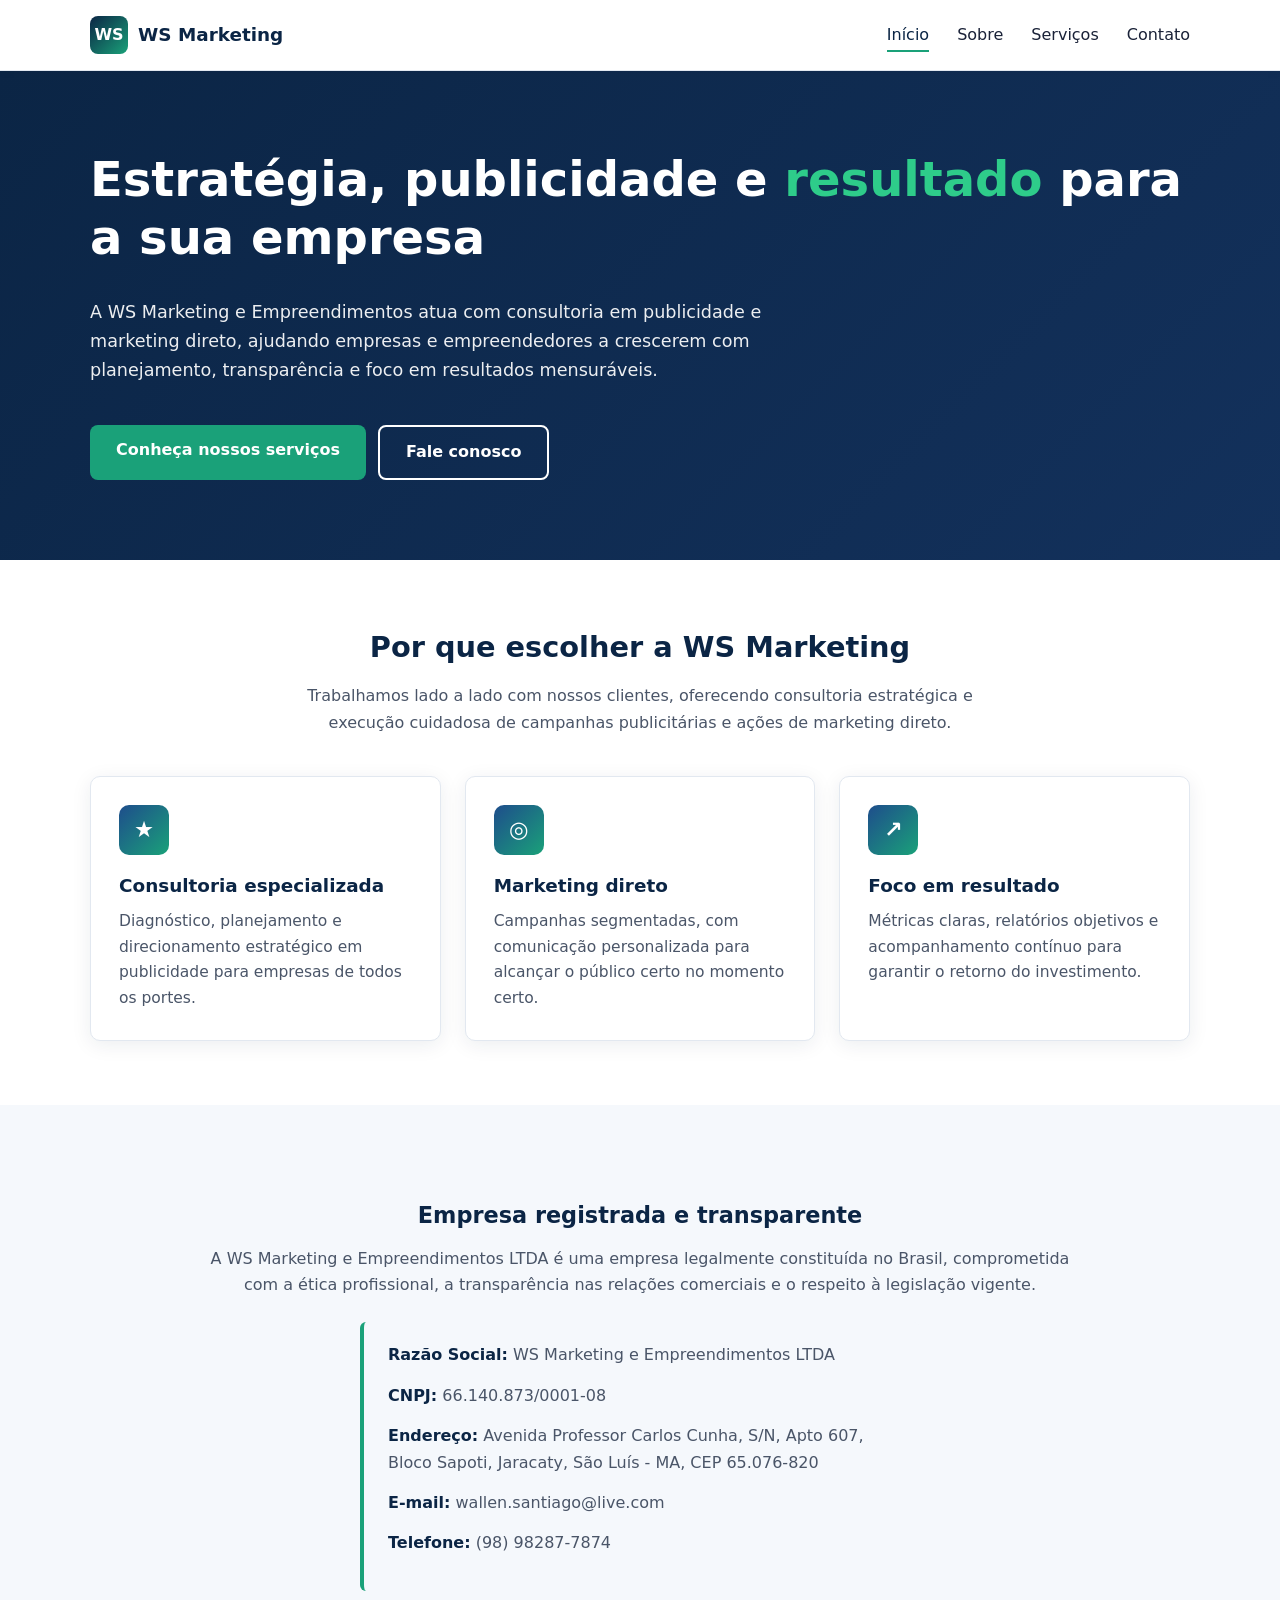
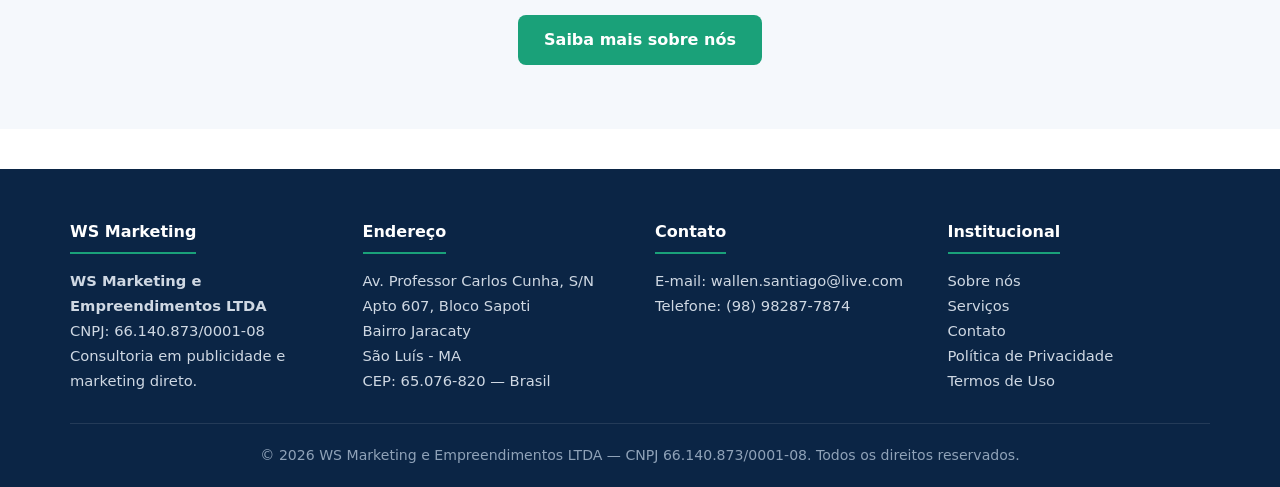
<file: index.html>
<!DOCTYPE html>
<html lang="pt-BR">
<head>
<meta charset="UTF-8" />
<meta name="viewport" content="width=device-width, initial-scale=1" />
<title>WS Marketing e Empreendimentos | Consultoria em Publicidade e Marketing Direto</title>
<meta name="description" content="WS Marketing e Empreendimentos LTDA — Consultoria em publicidade e marketing direto. Soluções estratégicas para o crescimento da sua empresa em São Luís - MA." />
<meta name="author" content="WS Marketing e Empreendimentos LTDA" />
<link rel="stylesheet" href="assets/style.css" />
</head>
<body>

<header class="site-header">
  <div class="header-inner">
    <a href="index.html" class="logo">
      <span class="logo-mark">WS</span>
      <span>WS Marketing</span>
    </a>
    <button class="nav-toggle" aria-label="Abrir menu">☰</button>
    <nav class="nav">
      <ul>
        <li><a href="index.html">Início</a></li>
        <li><a href="sobre.html">Sobre</a></li>
        <li><a href="servicos.html">Serviços</a></li>
        <li><a href="contato.html">Contato</a></li>
      </ul>
    </nav>
  </div>
</header>

<section class="hero">
  <div class="container">
    <h1>Estratégia, publicidade e <span>resultado</span> para a sua empresa</h1>
    <p>A WS Marketing e Empreendimentos atua com consultoria em publicidade e marketing direto, ajudando empresas e empreendedores a crescerem com planejamento, transparência e foco em resultados mensuráveis.</p>
    <div class="hero-cta">
      <a href="servicos.html" class="btn btn-primary">Conheça nossos serviços</a>
      <a href="contato.html" class="btn btn-outline">Fale conosco</a>
    </div>
  </div>
</section>

<section>
  <div class="container">
    <h2 class="section-title">Por que escolher a WS Marketing</h2>
    <p class="section-sub">Trabalhamos lado a lado com nossos clientes, oferecendo consultoria estratégica e execução cuidadosa de campanhas publicitárias e ações de marketing direto.</p>
    <div class="grid-3">
      <div class="card">
        <div class="card-icon">★</div>
        <h3>Consultoria especializada</h3>
        <p>Diagnóstico, planejamento e direcionamento estratégico em publicidade para empresas de todos os portes.</p>
      </div>
      <div class="card">
        <div class="card-icon">◎</div>
        <h3>Marketing direto</h3>
        <p>Campanhas segmentadas, com comunicação personalizada para alcançar o público certo no momento certo.</p>
      </div>
      <div class="card">
        <div class="card-icon">↗</div>
        <h3>Foco em resultado</h3>
        <p>Métricas claras, relatórios objetivos e acompanhamento contínuo para garantir o retorno do investimento.</p>
      </div>
    </div>
  </div>
</section>

<section style="background: var(--fundo-suave);">
  <div class="container">
    <div class="content-block" style="text-align:center;">
      <h2 class="section-title">Empresa registrada e transparente</h2>
      <p>A WS Marketing e Empreendimentos LTDA é uma empresa legalmente constituída no Brasil, comprometida com a ética profissional, a transparência nas relações comerciais e o respeito à legislação vigente.</p>
      <div class="info-box" style="text-align:left; max-width:560px; margin: 24px auto;">
        <p><strong>Razão Social:</strong> WS Marketing e Empreendimentos LTDA</p>
        <p><strong>CNPJ:</strong> 66.140.873/0001-08</p>
        <p><strong>Endereço:</strong> Avenida Professor Carlos Cunha, S/N, Apto 607, Bloco Sapoti, Jaracaty, São Luís - MA, CEP 65.076-820</p>
        <p><strong>E-mail:</strong> wallen.santiago@live.com</p>
        <p><strong>Telefone:</strong> (98) 98287-7874</p>
      </div>
      <a href="sobre.html" class="btn btn-primary">Saiba mais sobre nós</a>
    </div>
  </div>
</section>

<footer class="site-footer">
  <div class="footer-inner">
    <div class="footer-col">
      <h4>WS Marketing</h4>
      <p><strong>WS Marketing e Empreendimentos LTDA</strong></p>
      <p>CNPJ: 66.140.873/0001-08</p>
      <p>Consultoria em publicidade e marketing direto.</p>
    </div>
    <div class="footer-col">
      <h4>Endereço</h4>
      <p>Av. Professor Carlos Cunha, S/N<br/>Apto 607, Bloco Sapoti<br/>Bairro Jaracaty<br/>São Luís - MA<br/>CEP: 65.076-820 — Brasil</p>
    </div>
    <div class="footer-col">
      <h4>Contato</h4>
      <p>E-mail: <a href="mailto:wallen.santiago@live.com">wallen.santiago@live.com</a></p>
      <p>Telefone: <a href="tel:+5598982877874">(98) 98287-7874</a></p>
    </div>
    <div class="footer-col">
      <h4>Institucional</h4>
      <ul>
        <li><a href="sobre.html">Sobre nós</a></li>
        <li><a href="servicos.html">Serviços</a></li>
        <li><a href="contato.html">Contato</a></li>
        <li><a href="politica-de-privacidade.html">Política de Privacidade</a></li>
        <li><a href="termos-de-uso.html">Termos de Uso</a></li>
      </ul>
    </div>
  </div>
  <div class="footer-bottom">
    © <span id="ano">2026</span> WS Marketing e Empreendimentos LTDA — CNPJ 66.140.873/0001-08. Todos os direitos reservados.
  </div>
</footer>

<script src="assets/script.js"></script>
</body>
</html>
</file>
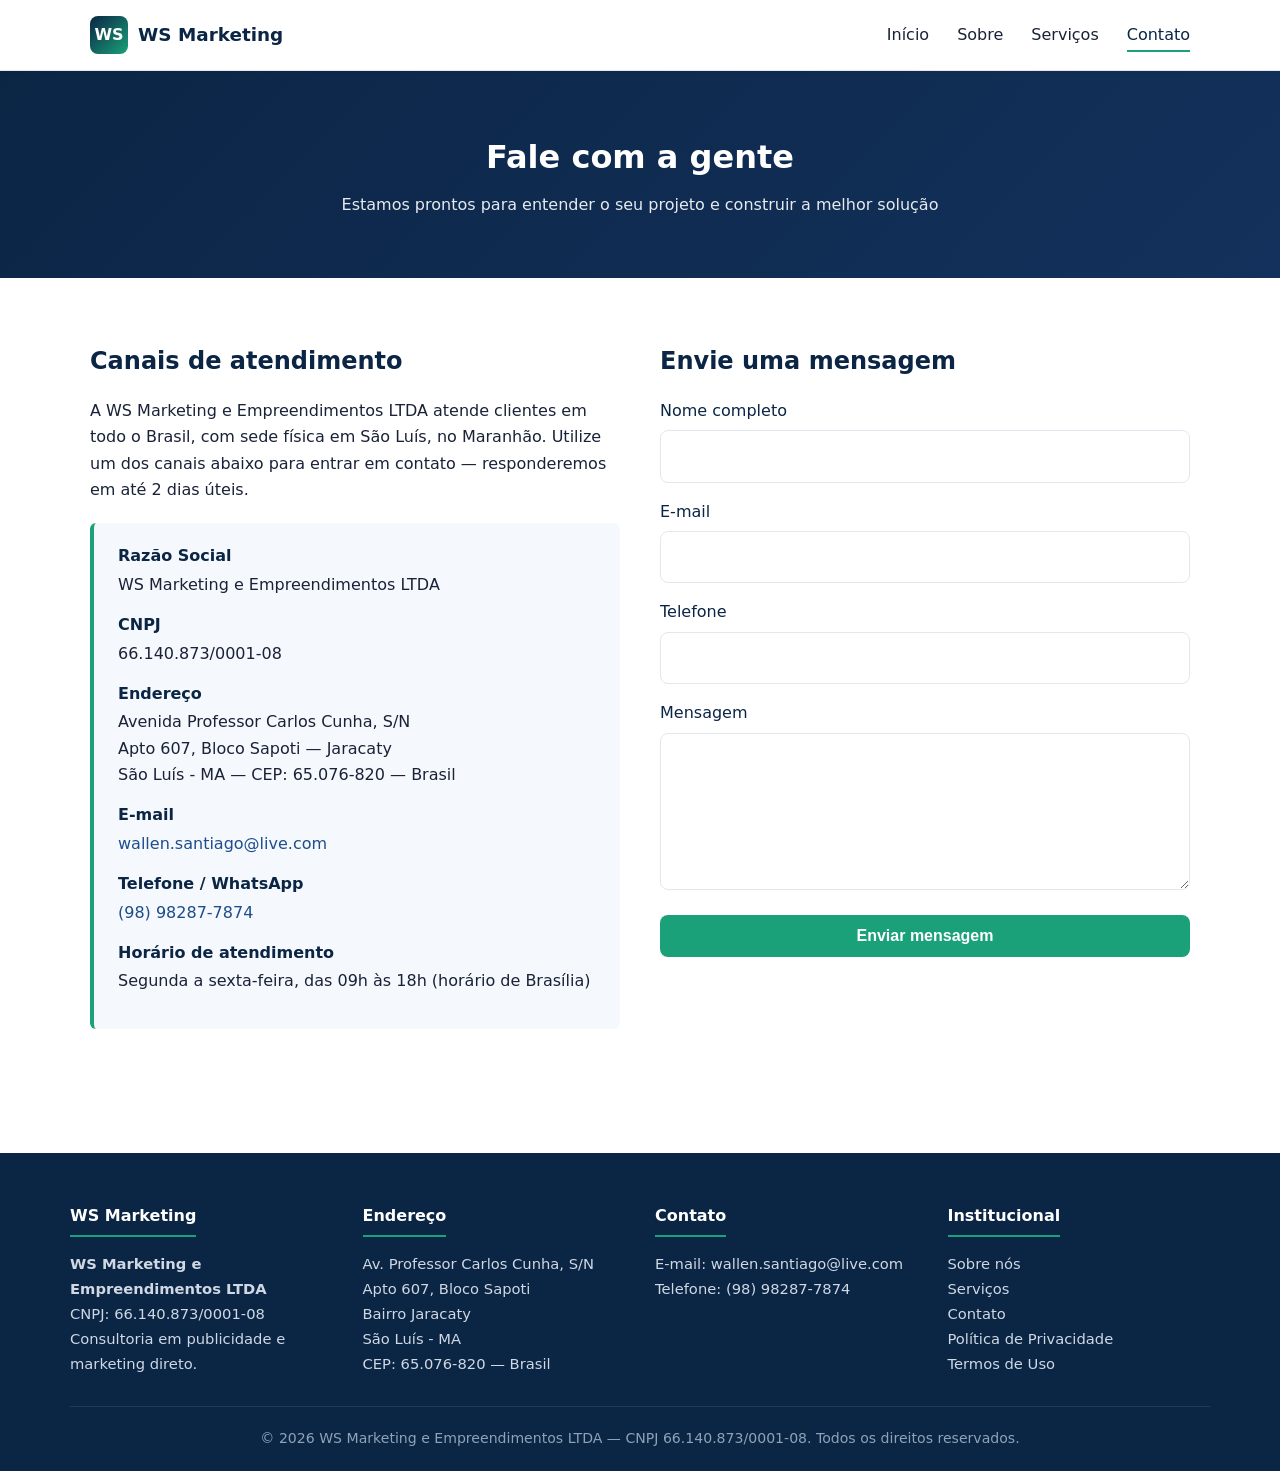
<file: contato.html>
<!DOCTYPE html>
<html lang="pt-BR">
<head>
<meta charset="UTF-8" />
<meta name="viewport" content="width=device-width, initial-scale=1" />
<title>Contato | WS Marketing e Empreendimentos LTDA</title>
<meta name="description" content="Entre em contato com a WS Marketing — telefone, e-mail e endereço da nossa sede em São Luís - MA." />
<link rel="stylesheet" href="assets/style.css" />
</head>
<body>

<header class="site-header">
  <div class="header-inner">
    <a href="index.html" class="logo"><span class="logo-mark">WS</span><span>WS Marketing</span></a>
    <button class="nav-toggle" aria-label="Abrir menu">☰</button>
    <nav class="nav">
      <ul>
        <li><a href="index.html">Início</a></li>
        <li><a href="sobre.html">Sobre</a></li>
        <li><a href="servicos.html">Serviços</a></li>
        <li><a href="contato.html">Contato</a></li>
      </ul>
    </nav>
  </div>
</header>

<section class="page-header">
  <h1>Fale com a gente</h1>
  <p>Estamos prontos para entender o seu projeto e construir a melhor solução</p>
</section>

<section>
  <div class="container">
    <div class="contact-grid">
      <div class="contact-info">
        <h2 style="color: var(--azul-escuro); margin-bottom: 16px;">Canais de atendimento</h2>
        <p>A WS Marketing e Empreendimentos LTDA atende clientes em todo o Brasil, com sede física em São Luís, no Maranhão. Utilize um dos canais abaixo para entrar em contato — responderemos em até 2 dias úteis.</p>

        <div class="info-box" style="margin-top: 20px;">
          <p><strong>Razão Social</strong>WS Marketing e Empreendimentos LTDA</p>
          <p><strong>CNPJ</strong>66.140.873/0001-08</p>
          <p><strong>Endereço</strong>Avenida Professor Carlos Cunha, S/N<br/>Apto 607, Bloco Sapoti — Jaracaty<br/>São Luís - MA — CEP: 65.076-820 — Brasil</p>
          <p><strong>E-mail</strong><a href="mailto:wallen.santiago@live.com">wallen.santiago@live.com</a></p>
          <p><strong>Telefone / WhatsApp</strong><a href="tel:+5598982877874">(98) 98287-7874</a></p>
          <p><strong>Horário de atendimento</strong>Segunda a sexta-feira, das 09h às 18h (horário de Brasília)</p>
        </div>
      </div>

      <div>
        <h2 style="color: var(--azul-escuro); margin-bottom: 16px;">Envie uma mensagem</h2>
        <form id="form-contato" novalidate>
          <div class="field">
            <label for="nome">Nome completo</label>
            <input type="text" id="nome" name="nome" required />
          </div>
          <div class="field">
            <label for="email">E-mail</label>
            <input type="email" id="email" name="email" required />
          </div>
          <div class="field">
            <label for="telefone">Telefone</label>
            <input type="tel" id="telefone" name="telefone" />
          </div>
          <div class="field">
            <label for="mensagem">Mensagem</label>
            <textarea id="mensagem" name="mensagem" rows="5" required></textarea>
          </div>
          <button type="submit" class="btn btn-primary" style="width:100%;">Enviar mensagem</button>
          <div id="form-msg" class="form-msg"></div>
        </form>
      </div>
    </div>
  </div>
</section>

<footer class="site-footer">
  <div class="footer-inner">
    <div class="footer-col"><h4>WS Marketing</h4><p><strong>WS Marketing e Empreendimentos LTDA</strong></p><p>CNPJ: 66.140.873/0001-08</p><p>Consultoria em publicidade e marketing direto.</p></div>
    <div class="footer-col"><h4>Endereço</h4><p>Av. Professor Carlos Cunha, S/N<br/>Apto 607, Bloco Sapoti<br/>Bairro Jaracaty<br/>São Luís - MA<br/>CEP: 65.076-820 — Brasil</p></div>
    <div class="footer-col"><h4>Contato</h4><p>E-mail: <a href="mailto:wallen.santiago@live.com">wallen.santiago@live.com</a></p><p>Telefone: <a href="tel:+5598982877874">(98) 98287-7874</a></p></div>
    <div class="footer-col"><h4>Institucional</h4><ul><li><a href="sobre.html">Sobre nós</a></li><li><a href="servicos.html">Serviços</a></li><li><a href="contato.html">Contato</a></li><li><a href="politica-de-privacidade.html">Política de Privacidade</a></li><li><a href="termos-de-uso.html">Termos de Uso</a></li></ul></div>
  </div>
  <div class="footer-bottom">© <span id="ano">2026</span> WS Marketing e Empreendimentos LTDA — CNPJ 66.140.873/0001-08. Todos os direitos reservados.</div>
</footer>

<script src="assets/script.js"></script>
</body>
</html>
</file>
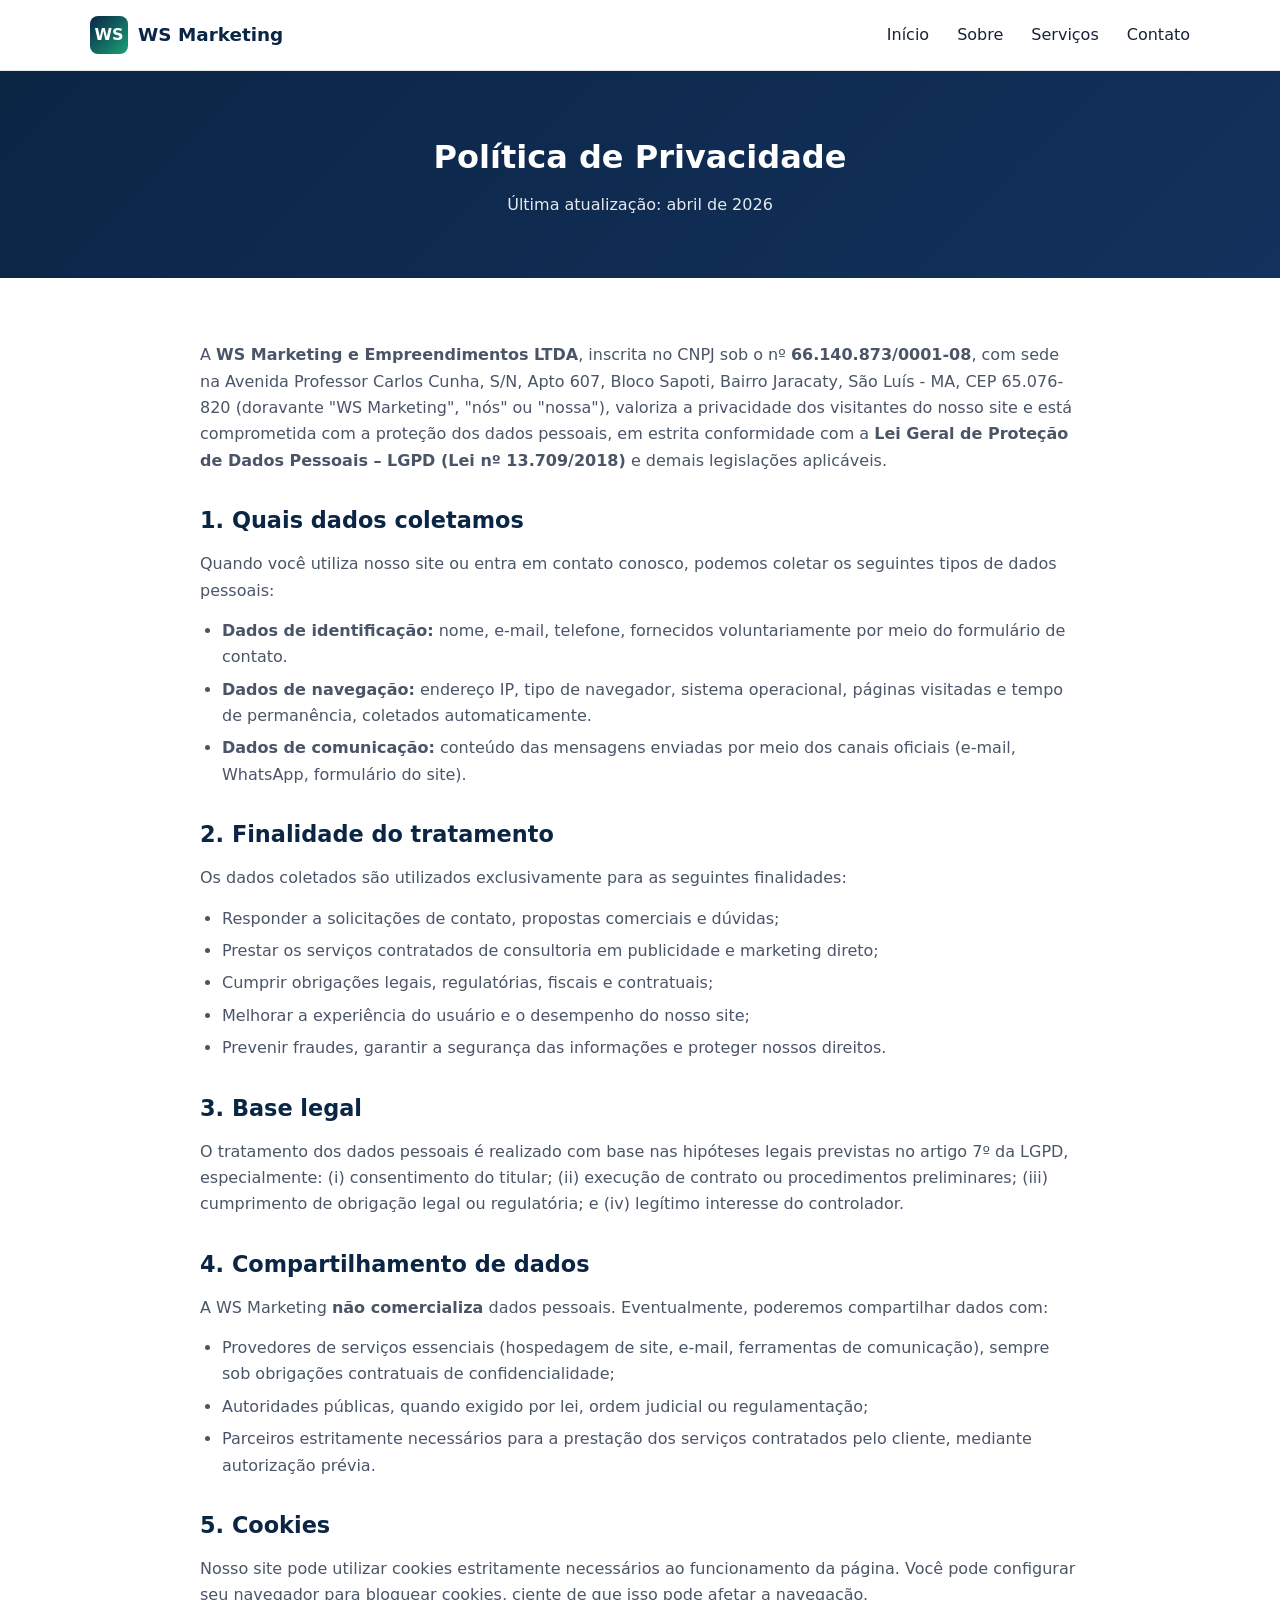
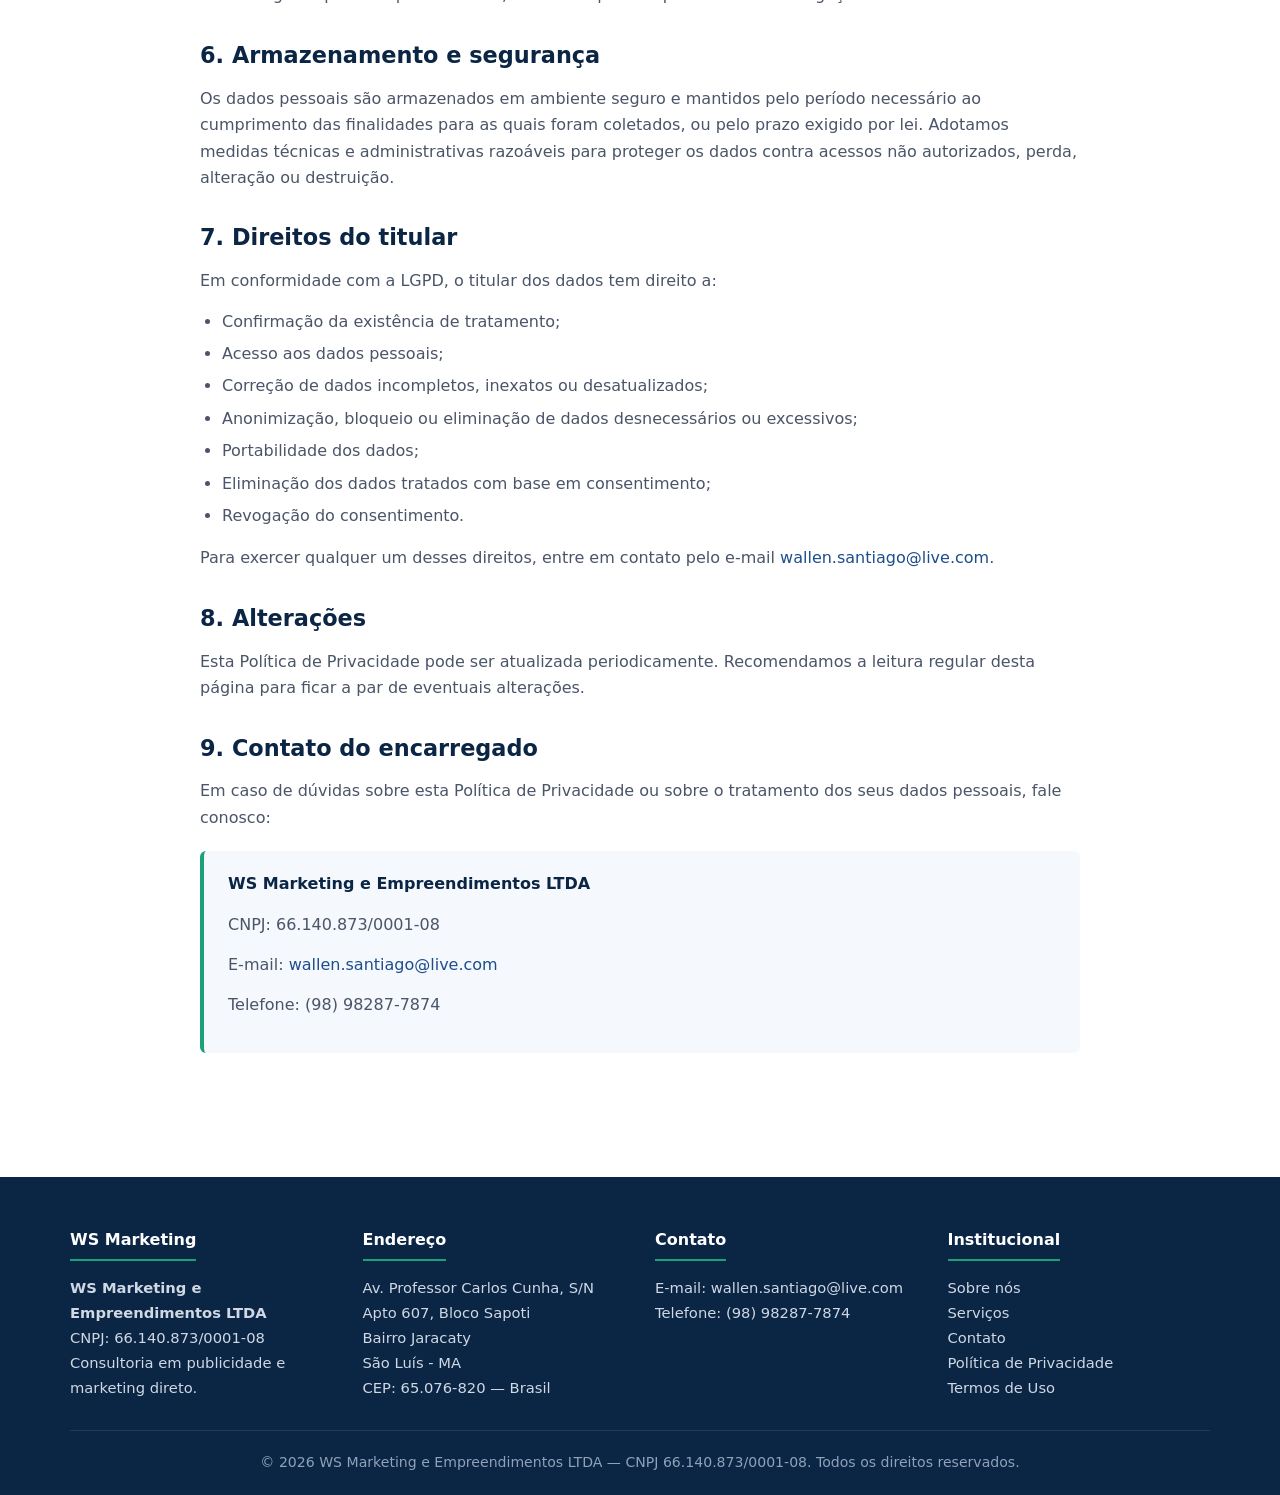
<file: politica-de-privacidade.html>
<!DOCTYPE html>
<html lang="pt-BR">
<head>
<meta charset="UTF-8" />
<meta name="viewport" content="width=device-width, initial-scale=1" />
<title>Política de Privacidade | WS Marketing e Empreendimentos LTDA</title>
<meta name="description" content="Política de Privacidade da WS Marketing e Empreendimentos LTDA, em conformidade com a LGPD (Lei nº 13.709/2018)." />
<link rel="stylesheet" href="assets/style.css" />
</head>
<body>

<header class="site-header">
  <div class="header-inner">
    <a href="index.html" class="logo"><span class="logo-mark">WS</span><span>WS Marketing</span></a>
    <button class="nav-toggle" aria-label="Abrir menu">☰</button>
    <nav class="nav">
      <ul>
        <li><a href="index.html">Início</a></li>
        <li><a href="sobre.html">Sobre</a></li>
        <li><a href="servicos.html">Serviços</a></li>
        <li><a href="contato.html">Contato</a></li>
      </ul>
    </nav>
  </div>
</header>

<section class="page-header">
  <h1>Política de Privacidade</h1>
  <p>Última atualização: abril de 2026</p>
</section>

<section>
  <div class="container">
    <div class="content-block">
      <p>A <strong>WS Marketing e Empreendimentos LTDA</strong>, inscrita no CNPJ sob o nº <strong>66.140.873/0001-08</strong>, com sede na Avenida Professor Carlos Cunha, S/N, Apto 607, Bloco Sapoti, Bairro Jaracaty, São Luís - MA, CEP 65.076-820 (doravante "WS Marketing", "nós" ou "nossa"), valoriza a privacidade dos visitantes do nosso site e está comprometida com a proteção dos dados pessoais, em estrita conformidade com a <strong>Lei Geral de Proteção de Dados Pessoais – LGPD (Lei nº 13.709/2018)</strong> e demais legislações aplicáveis.</p>

      <h2>1. Quais dados coletamos</h2>
      <p>Quando você utiliza nosso site ou entra em contato conosco, podemos coletar os seguintes tipos de dados pessoais:</p>
      <ul>
        <li><strong>Dados de identificação:</strong> nome, e-mail, telefone, fornecidos voluntariamente por meio do formulário de contato.</li>
        <li><strong>Dados de navegação:</strong> endereço IP, tipo de navegador, sistema operacional, páginas visitadas e tempo de permanência, coletados automaticamente.</li>
        <li><strong>Dados de comunicação:</strong> conteúdo das mensagens enviadas por meio dos canais oficiais (e-mail, WhatsApp, formulário do site).</li>
      </ul>

      <h2>2. Finalidade do tratamento</h2>
      <p>Os dados coletados são utilizados exclusivamente para as seguintes finalidades:</p>
      <ul>
        <li>Responder a solicitações de contato, propostas comerciais e dúvidas;</li>
        <li>Prestar os serviços contratados de consultoria em publicidade e marketing direto;</li>
        <li>Cumprir obrigações legais, regulatórias, fiscais e contratuais;</li>
        <li>Melhorar a experiência do usuário e o desempenho do nosso site;</li>
        <li>Prevenir fraudes, garantir a segurança das informações e proteger nossos direitos.</li>
      </ul>

      <h2>3. Base legal</h2>
      <p>O tratamento dos dados pessoais é realizado com base nas hipóteses legais previstas no artigo 7º da LGPD, especialmente: (i) consentimento do titular; (ii) execução de contrato ou procedimentos preliminares; (iii) cumprimento de obrigação legal ou regulatória; e (iv) legítimo interesse do controlador.</p>

      <h2>4. Compartilhamento de dados</h2>
      <p>A WS Marketing <strong>não comercializa</strong> dados pessoais. Eventualmente, poderemos compartilhar dados com:</p>
      <ul>
        <li>Provedores de serviços essenciais (hospedagem de site, e-mail, ferramentas de comunicação), sempre sob obrigações contratuais de confidencialidade;</li>
        <li>Autoridades públicas, quando exigido por lei, ordem judicial ou regulamentação;</li>
        <li>Parceiros estritamente necessários para a prestação dos serviços contratados pelo cliente, mediante autorização prévia.</li>
      </ul>

      <h2>5. Cookies</h2>
      <p>Nosso site pode utilizar cookies estritamente necessários ao funcionamento da página. Você pode configurar seu navegador para bloquear cookies, ciente de que isso pode afetar a navegação.</p>

      <h2>6. Armazenamento e segurança</h2>
      <p>Os dados pessoais são armazenados em ambiente seguro e mantidos pelo período necessário ao cumprimento das finalidades para as quais foram coletados, ou pelo prazo exigido por lei. Adotamos medidas técnicas e administrativas razoáveis para proteger os dados contra acessos não autorizados, perda, alteração ou destruição.</p>

      <h2>7. Direitos do titular</h2>
      <p>Em conformidade com a LGPD, o titular dos dados tem direito a:</p>
      <ul>
        <li>Confirmação da existência de tratamento;</li>
        <li>Acesso aos dados pessoais;</li>
        <li>Correção de dados incompletos, inexatos ou desatualizados;</li>
        <li>Anonimização, bloqueio ou eliminação de dados desnecessários ou excessivos;</li>
        <li>Portabilidade dos dados;</li>
        <li>Eliminação dos dados tratados com base em consentimento;</li>
        <li>Revogação do consentimento.</li>
      </ul>
      <p>Para exercer qualquer um desses direitos, entre em contato pelo e-mail <a href="mailto:wallen.santiago@live.com">wallen.santiago@live.com</a>.</p>

      <h2>8. Alterações</h2>
      <p>Esta Política de Privacidade pode ser atualizada periodicamente. Recomendamos a leitura regular desta página para ficar a par de eventuais alterações.</p>

      <h2>9. Contato do encarregado</h2>
      <p>Em caso de dúvidas sobre esta Política de Privacidade ou sobre o tratamento dos seus dados pessoais, fale conosco:</p>
      <div class="info-box">
        <p><strong>WS Marketing e Empreendimentos LTDA</strong></p>
        <p>CNPJ: 66.140.873/0001-08</p>
        <p>E-mail: <a href="mailto:wallen.santiago@live.com">wallen.santiago@live.com</a></p>
        <p>Telefone: (98) 98287-7874</p>
      </div>
    </div>
  </div>
</section>

<footer class="site-footer">
  <div class="footer-inner">
    <div class="footer-col"><h4>WS Marketing</h4><p><strong>WS Marketing e Empreendimentos LTDA</strong></p><p>CNPJ: 66.140.873/0001-08</p><p>Consultoria em publicidade e marketing direto.</p></div>
    <div class="footer-col"><h4>Endereço</h4><p>Av. Professor Carlos Cunha, S/N<br/>Apto 607, Bloco Sapoti<br/>Bairro Jaracaty<br/>São Luís - MA<br/>CEP: 65.076-820 — Brasil</p></div>
    <div class="footer-col"><h4>Contato</h4><p>E-mail: <a href="mailto:wallen.santiago@live.com">wallen.santiago@live.com</a></p><p>Telefone: <a href="tel:+5598982877874">(98) 98287-7874</a></p></div>
    <div class="footer-col"><h4>Institucional</h4><ul><li><a href="sobre.html">Sobre nós</a></li><li><a href="servicos.html">Serviços</a></li><li><a href="contato.html">Contato</a></li><li><a href="politica-de-privacidade.html">Política de Privacidade</a></li><li><a href="termos-de-uso.html">Termos de Uso</a></li></ul></div>
  </div>
  <div class="footer-bottom">© <span id="ano">2026</span> WS Marketing e Empreendimentos LTDA — CNPJ 66.140.873/0001-08. Todos os direitos reservados.</div>
</footer>

<script src="assets/script.js"></script>
</body>
</html>
</file>
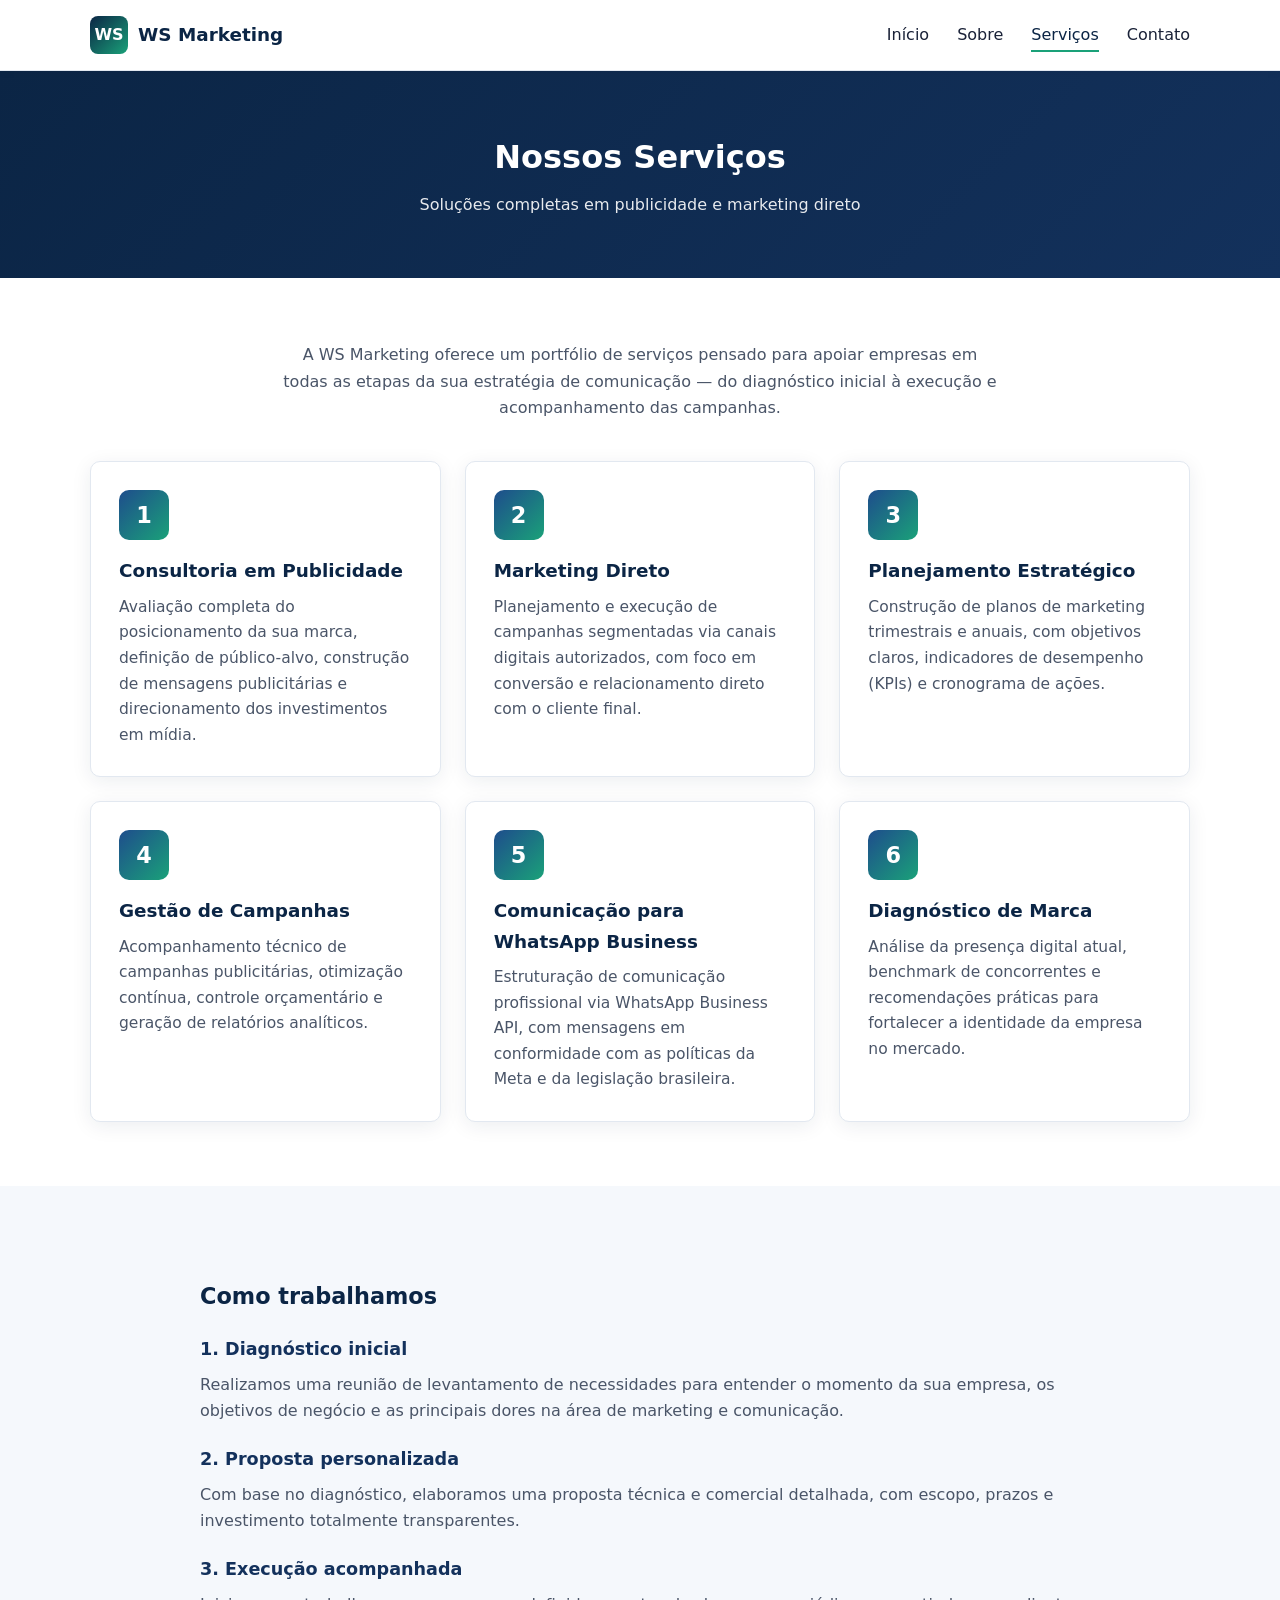
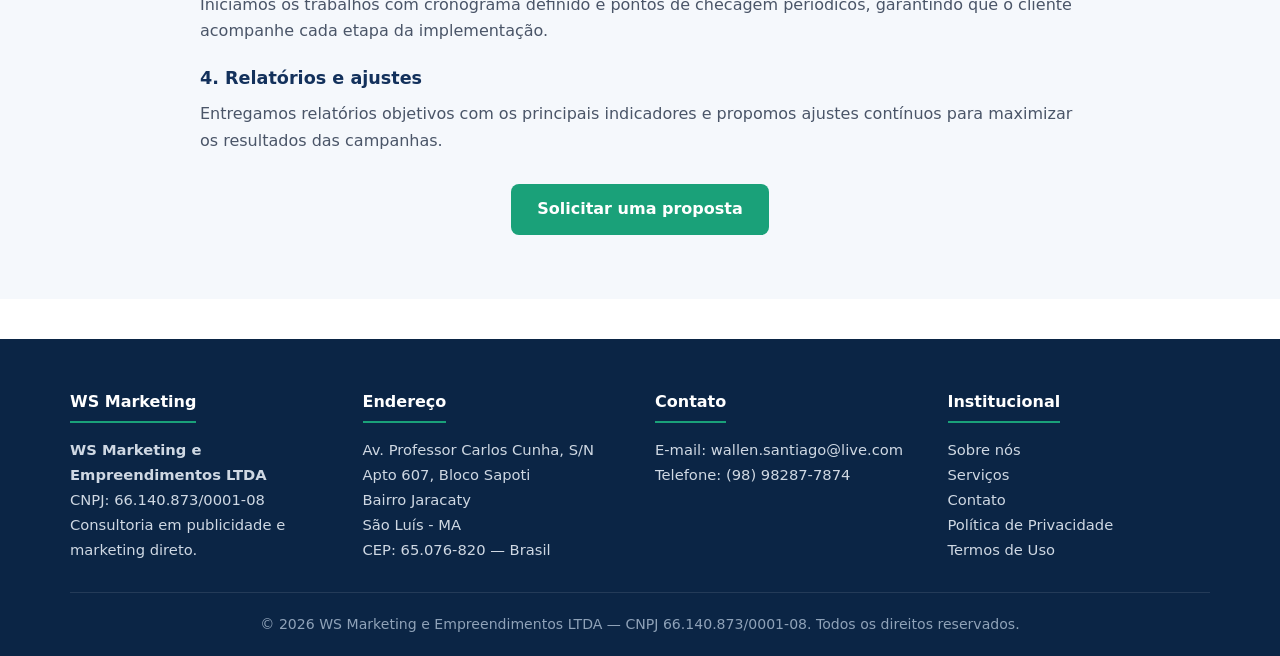
<file: servicos.html>
<!DOCTYPE html>
<html lang="pt-BR">
<head>
<meta charset="UTF-8" />
<meta name="viewport" content="width=device-width, initial-scale=1" />
<title>Serviços | WS Marketing e Empreendimentos LTDA</title>
<meta name="description" content="Consultoria em publicidade, marketing direto, planejamento estratégico e campanhas segmentadas — conheça os serviços da WS Marketing." />
<link rel="stylesheet" href="assets/style.css" />
</head>
<body>

<header class="site-header">
  <div class="header-inner">
    <a href="index.html" class="logo"><span class="logo-mark">WS</span><span>WS Marketing</span></a>
    <button class="nav-toggle" aria-label="Abrir menu">☰</button>
    <nav class="nav">
      <ul>
        <li><a href="index.html">Início</a></li>
        <li><a href="sobre.html">Sobre</a></li>
        <li><a href="servicos.html">Serviços</a></li>
        <li><a href="contato.html">Contato</a></li>
      </ul>
    </nav>
  </div>
</header>

<section class="page-header">
  <h1>Nossos Serviços</h1>
  <p>Soluções completas em publicidade e marketing direto</p>
</section>

<section>
  <div class="container">
    <p class="section-sub">A WS Marketing oferece um portfólio de serviços pensado para apoiar empresas em todas as etapas da sua estratégia de comunicação — do diagnóstico inicial à execução e acompanhamento das campanhas.</p>

    <div class="grid-3">
      <div class="card">
        <div class="card-icon">1</div>
        <h3>Consultoria em Publicidade</h3>
        <p>Avaliação completa do posicionamento da sua marca, definição de público-alvo, construção de mensagens publicitárias e direcionamento dos investimentos em mídia.</p>
      </div>
      <div class="card">
        <div class="card-icon">2</div>
        <h3>Marketing Direto</h3>
        <p>Planejamento e execução de campanhas segmentadas via canais digitais autorizados, com foco em conversão e relacionamento direto com o cliente final.</p>
      </div>
      <div class="card">
        <div class="card-icon">3</div>
        <h3>Planejamento Estratégico</h3>
        <p>Construção de planos de marketing trimestrais e anuais, com objetivos claros, indicadores de desempenho (KPIs) e cronograma de ações.</p>
      </div>
      <div class="card">
        <div class="card-icon">4</div>
        <h3>Gestão de Campanhas</h3>
        <p>Acompanhamento técnico de campanhas publicitárias, otimização contínua, controle orçamentário e geração de relatórios analíticos.</p>
      </div>
      <div class="card">
        <div class="card-icon">5</div>
        <h3>Comunicação para WhatsApp Business</h3>
        <p>Estruturação de comunicação profissional via WhatsApp Business API, com mensagens em conformidade com as políticas da Meta e da legislação brasileira.</p>
      </div>
      <div class="card">
        <div class="card-icon">6</div>
        <h3>Diagnóstico de Marca</h3>
        <p>Análise da presença digital atual, benchmark de concorrentes e recomendações práticas para fortalecer a identidade da empresa no mercado.</p>
      </div>
    </div>
  </div>
</section>

<section style="background: var(--fundo-suave);">
  <div class="container">
    <div class="content-block">
      <h2 class="section-title" style="text-align:left;">Como trabalhamos</h2>
      <h3>1. Diagnóstico inicial</h3>
      <p>Realizamos uma reunião de levantamento de necessidades para entender o momento da sua empresa, os objetivos de negócio e as principais dores na área de marketing e comunicação.</p>
      <h3>2. Proposta personalizada</h3>
      <p>Com base no diagnóstico, elaboramos uma proposta técnica e comercial detalhada, com escopo, prazos e investimento totalmente transparentes.</p>
      <h3>3. Execução acompanhada</h3>
      <p>Iniciamos os trabalhos com cronograma definido e pontos de checagem periódicos, garantindo que o cliente acompanhe cada etapa da implementação.</p>
      <h3>4. Relatórios e ajustes</h3>
      <p>Entregamos relatórios objetivos com os principais indicadores e propomos ajustes contínuos para maximizar os resultados das campanhas.</p>

      <div style="text-align:center; margin-top: 30px;">
        <a href="contato.html" class="btn btn-primary">Solicitar uma proposta</a>
      </div>
    </div>
  </div>
</section>

<footer class="site-footer">
  <div class="footer-inner">
    <div class="footer-col"><h4>WS Marketing</h4><p><strong>WS Marketing e Empreendimentos LTDA</strong></p><p>CNPJ: 66.140.873/0001-08</p><p>Consultoria em publicidade e marketing direto.</p></div>
    <div class="footer-col"><h4>Endereço</h4><p>Av. Professor Carlos Cunha, S/N<br/>Apto 607, Bloco Sapoti<br/>Bairro Jaracaty<br/>São Luís - MA<br/>CEP: 65.076-820 — Brasil</p></div>
    <div class="footer-col"><h4>Contato</h4><p>E-mail: <a href="mailto:wallen.santiago@live.com">wallen.santiago@live.com</a></p><p>Telefone: <a href="tel:+5598982877874">(98) 98287-7874</a></p></div>
    <div class="footer-col"><h4>Institucional</h4><ul><li><a href="sobre.html">Sobre nós</a></li><li><a href="servicos.html">Serviços</a></li><li><a href="contato.html">Contato</a></li><li><a href="politica-de-privacidade.html">Política de Privacidade</a></li><li><a href="termos-de-uso.html">Termos de Uso</a></li></ul></div>
  </div>
  <div class="footer-bottom">© <span id="ano">2026</span> WS Marketing e Empreendimentos LTDA — CNPJ 66.140.873/0001-08. Todos os direitos reservados.</div>
</footer>

<script src="assets/script.js"></script>
</body>
</html>
</file>
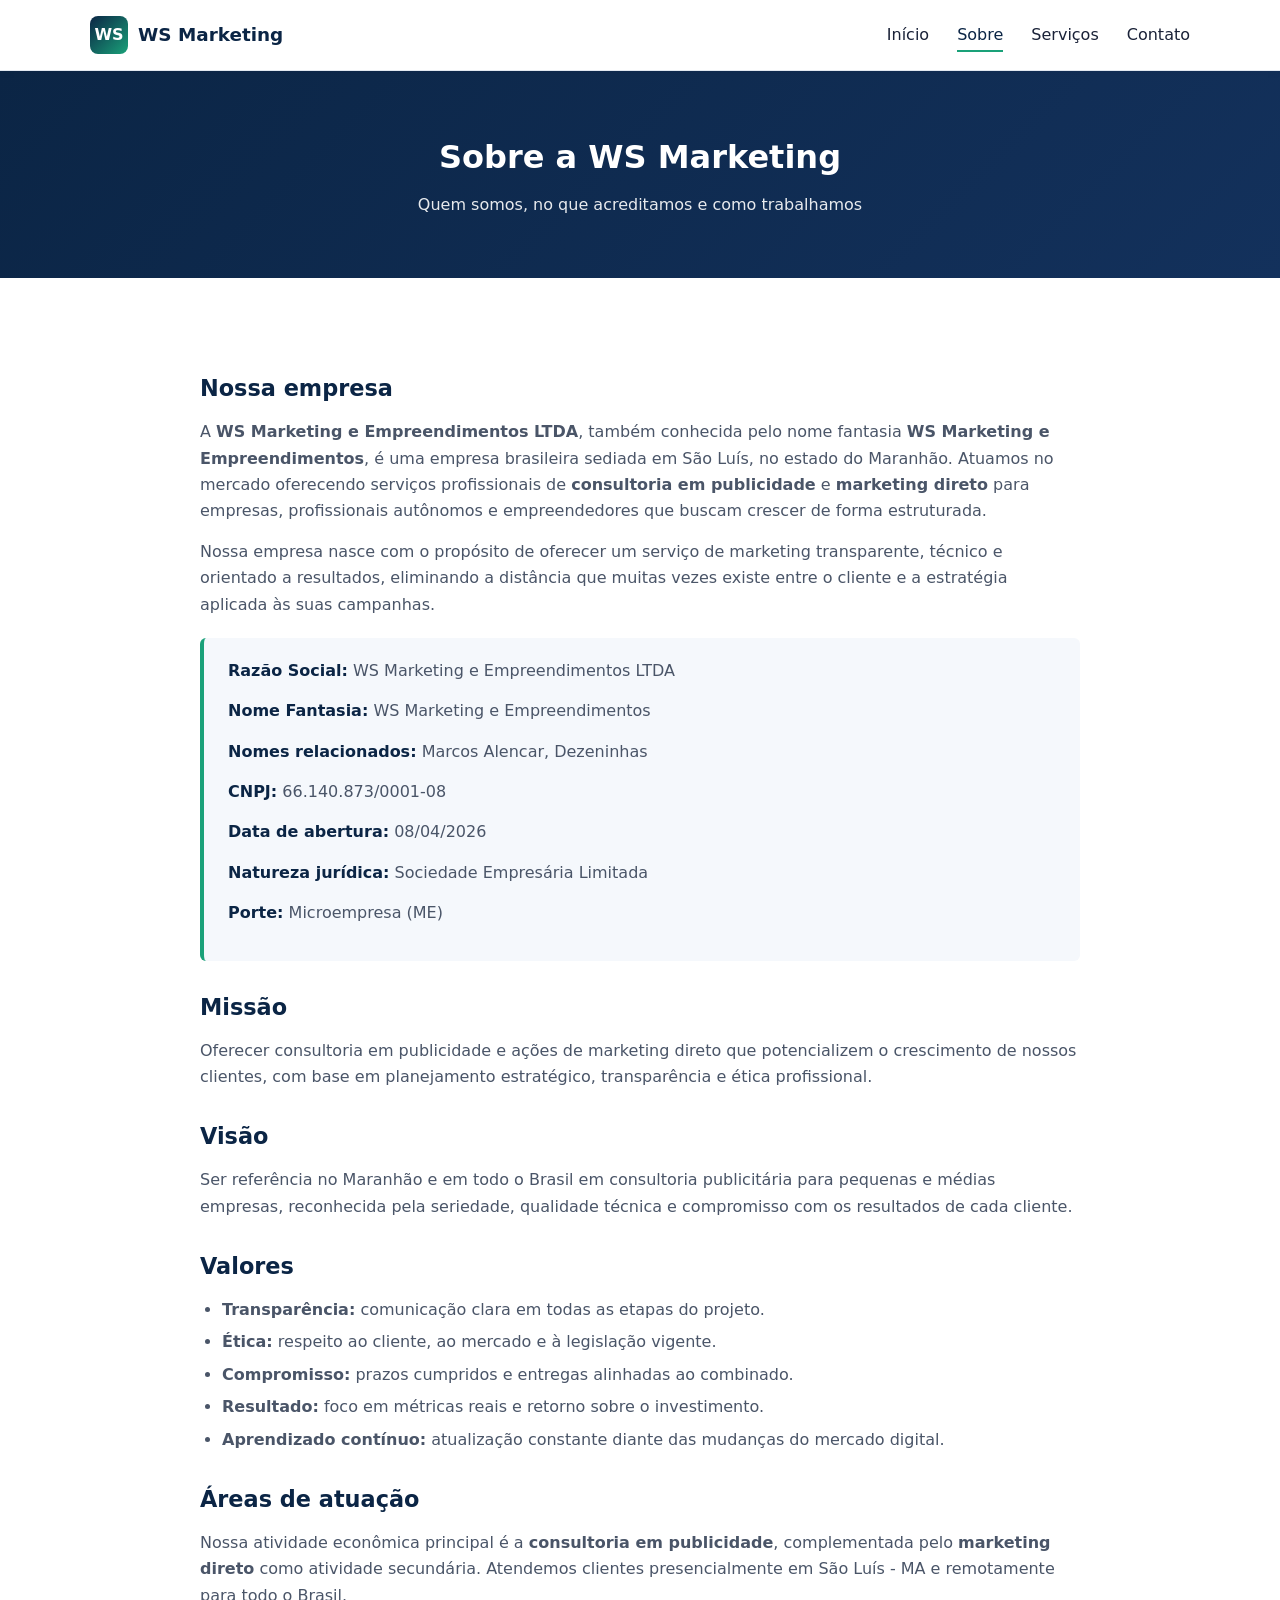
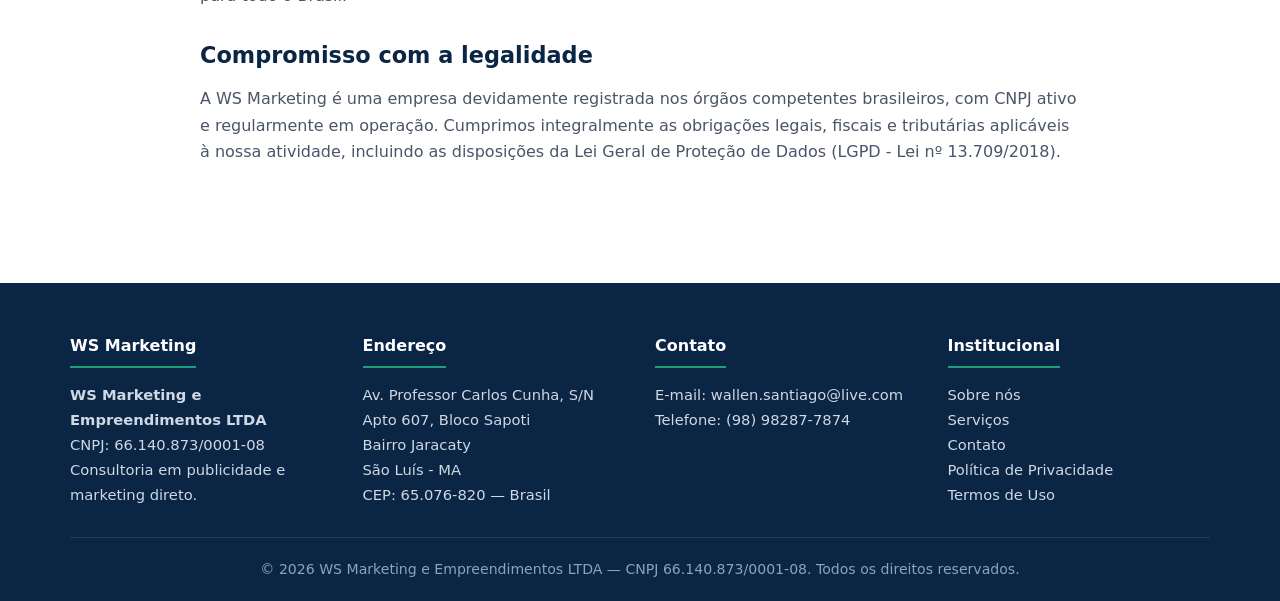
<file: sobre.html>
<!DOCTYPE html>
<html lang="pt-BR">
<head>
<meta charset="UTF-8" />
<meta name="viewport" content="width=device-width, initial-scale=1" />
<title>Sobre Nós | WS Marketing e Empreendimentos LTDA</title>
<meta name="description" content="Conheça a WS Marketing e Empreendimentos LTDA — empresa brasileira de consultoria em publicidade e marketing direto, com sede em São Luís - MA." />
<link rel="stylesheet" href="assets/style.css" />
</head>
<body>

<header class="site-header">
  <div class="header-inner">
    <a href="index.html" class="logo"><span class="logo-mark">WS</span><span>WS Marketing</span></a>
    <button class="nav-toggle" aria-label="Abrir menu">☰</button>
    <nav class="nav">
      <ul>
        <li><a href="index.html">Início</a></li>
        <li><a href="sobre.html">Sobre</a></li>
        <li><a href="servicos.html">Serviços</a></li>
        <li><a href="contato.html">Contato</a></li>
      </ul>
    </nav>
  </div>
</header>

<section class="page-header">
  <h1>Sobre a WS Marketing</h1>
  <p>Quem somos, no que acreditamos e como trabalhamos</p>
</section>

<section>
  <div class="container">
    <div class="content-block">
      <h2>Nossa empresa</h2>
      <p>A <strong>WS Marketing e Empreendimentos LTDA</strong>, também conhecida pelo nome fantasia <strong>WS Marketing e Empreendimentos</strong>, é uma empresa brasileira sediada em São Luís, no estado do Maranhão. Atuamos no mercado oferecendo serviços profissionais de <strong>consultoria em publicidade</strong> e <strong>marketing direto</strong> para empresas, profissionais autônomos e empreendedores que buscam crescer de forma estruturada.</p>
      <p>Nossa empresa nasce com o propósito de oferecer um serviço de marketing transparente, técnico e orientado a resultados, eliminando a distância que muitas vezes existe entre o cliente e a estratégia aplicada às suas campanhas.</p>

      <div class="info-box">
        <p><strong>Razão Social:</strong> WS Marketing e Empreendimentos LTDA</p>
        <p><strong>Nome Fantasia:</strong> WS Marketing e Empreendimentos</p>
        <p><strong>Nomes relacionados:</strong> Marcos Alencar, Dezeninhas</p>
        <p><strong>CNPJ:</strong> 66.140.873/0001-08</p>
        <p><strong>Data de abertura:</strong> 08/04/2026</p>
        <p><strong>Natureza jurídica:</strong> Sociedade Empresária Limitada</p>
        <p><strong>Porte:</strong> Microempresa (ME)</p>
      </div>

      <h2>Missão</h2>
      <p>Oferecer consultoria em publicidade e ações de marketing direto que potencializem o crescimento de nossos clientes, com base em planejamento estratégico, transparência e ética profissional.</p>

      <h2>Visão</h2>
      <p>Ser referência no Maranhão e em todo o Brasil em consultoria publicitária para pequenas e médias empresas, reconhecida pela seriedade, qualidade técnica e compromisso com os resultados de cada cliente.</p>

      <h2>Valores</h2>
      <ul>
        <li><strong>Transparência:</strong> comunicação clara em todas as etapas do projeto.</li>
        <li><strong>Ética:</strong> respeito ao cliente, ao mercado e à legislação vigente.</li>
        <li><strong>Compromisso:</strong> prazos cumpridos e entregas alinhadas ao combinado.</li>
        <li><strong>Resultado:</strong> foco em métricas reais e retorno sobre o investimento.</li>
        <li><strong>Aprendizado contínuo:</strong> atualização constante diante das mudanças do mercado digital.</li>
      </ul>

      <h2>Áreas de atuação</h2>
      <p>Nossa atividade econômica principal é a <strong>consultoria em publicidade</strong>, complementada pelo <strong>marketing direto</strong> como atividade secundária. Atendemos clientes presencialmente em São Luís - MA e remotamente para todo o Brasil.</p>

      <h2>Compromisso com a legalidade</h2>
      <p>A WS Marketing é uma empresa devidamente registrada nos órgãos competentes brasileiros, com CNPJ ativo e regularmente em operação. Cumprimos integralmente as obrigações legais, fiscais e tributárias aplicáveis à nossa atividade, incluindo as disposições da Lei Geral de Proteção de Dados (LGPD - Lei nº 13.709/2018).</p>
    </div>
  </div>
</section>

<footer class="site-footer">
  <div class="footer-inner">
    <div class="footer-col"><h4>WS Marketing</h4><p><strong>WS Marketing e Empreendimentos LTDA</strong></p><p>CNPJ: 66.140.873/0001-08</p><p>Consultoria em publicidade e marketing direto.</p></div>
    <div class="footer-col"><h4>Endereço</h4><p>Av. Professor Carlos Cunha, S/N<br/>Apto 607, Bloco Sapoti<br/>Bairro Jaracaty<br/>São Luís - MA<br/>CEP: 65.076-820 — Brasil</p></div>
    <div class="footer-col"><h4>Contato</h4><p>E-mail: <a href="mailto:wallen.santiago@live.com">wallen.santiago@live.com</a></p><p>Telefone: <a href="tel:+5598982877874">(98) 98287-7874</a></p></div>
    <div class="footer-col"><h4>Institucional</h4><ul><li><a href="sobre.html">Sobre nós</a></li><li><a href="servicos.html">Serviços</a></li><li><a href="contato.html">Contato</a></li><li><a href="politica-de-privacidade.html">Política de Privacidade</a></li><li><a href="termos-de-uso.html">Termos de Uso</a></li></ul></div>
  </div>
  <div class="footer-bottom">© <span id="ano">2026</span> WS Marketing e Empreendimentos LTDA — CNPJ 66.140.873/0001-08. Todos os direitos reservados.</div>
</footer>

<script src="assets/script.js"></script>
</body>
</html>
</file>
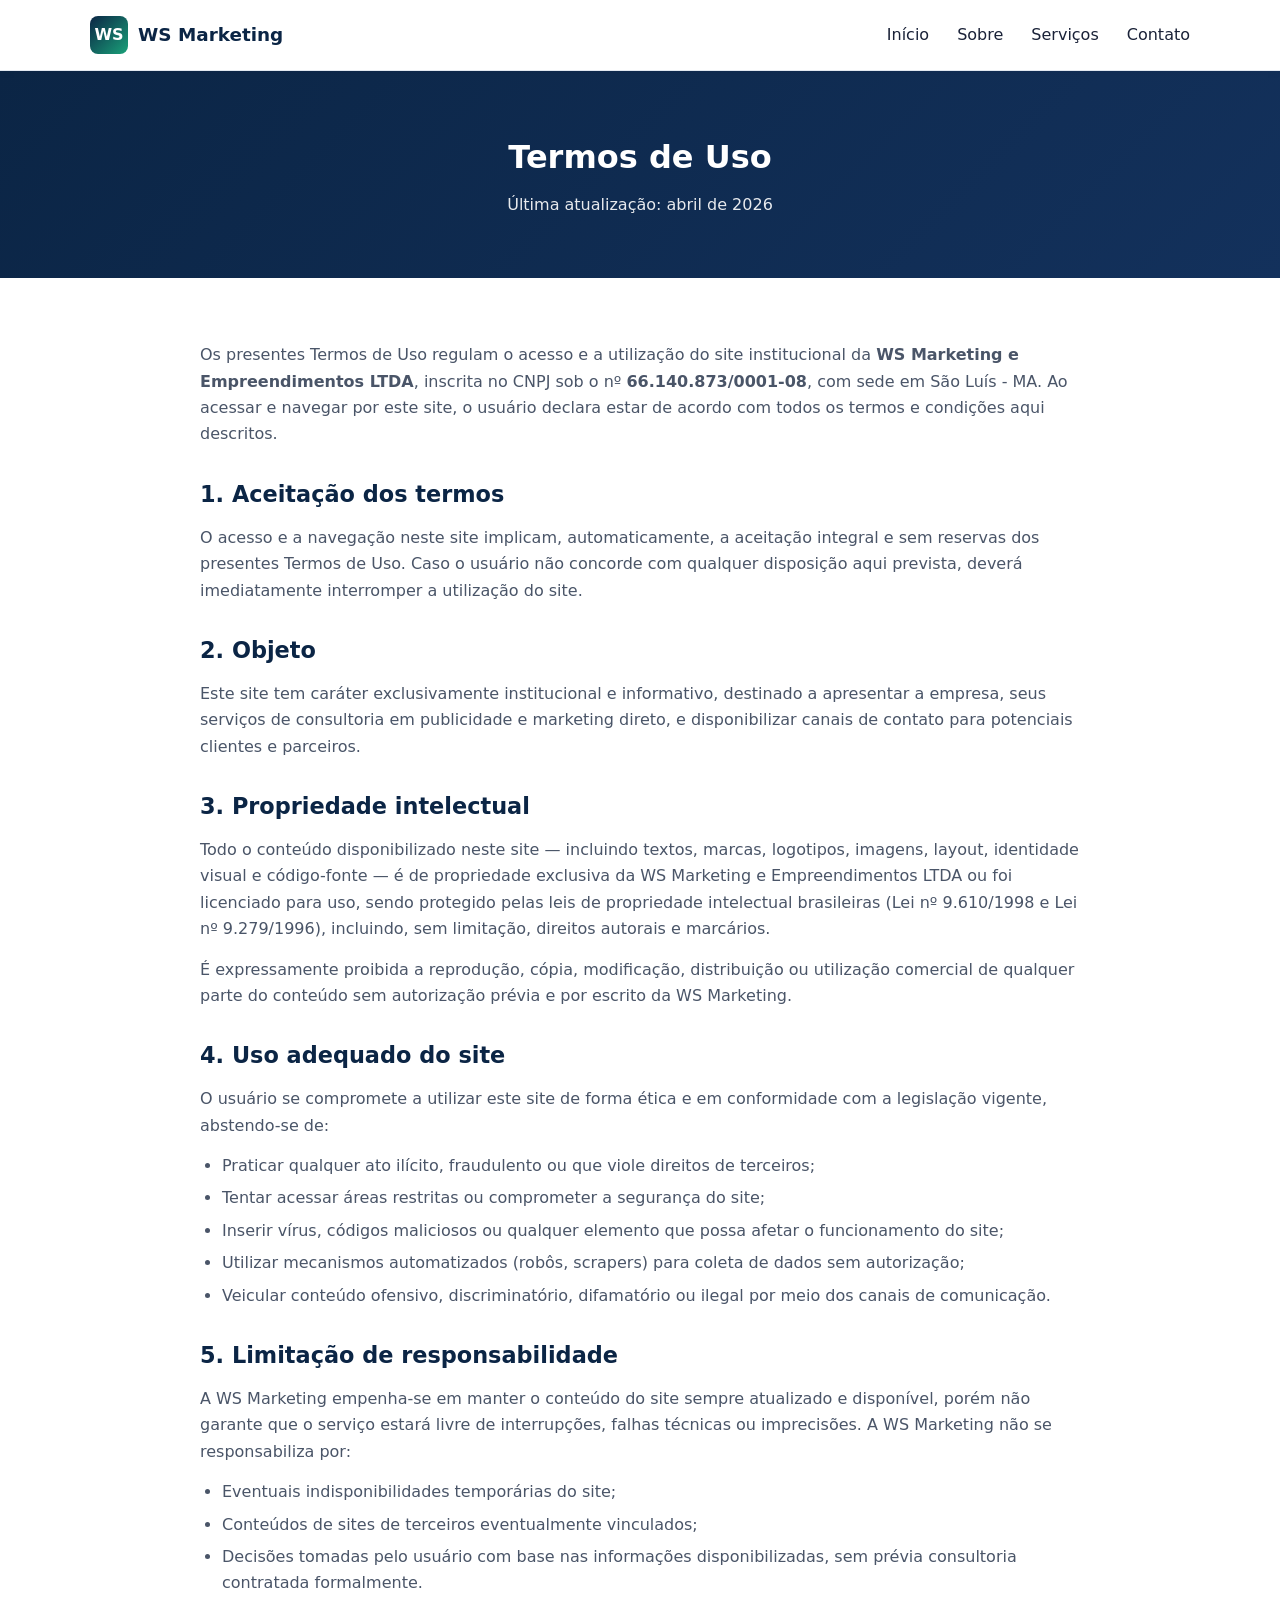
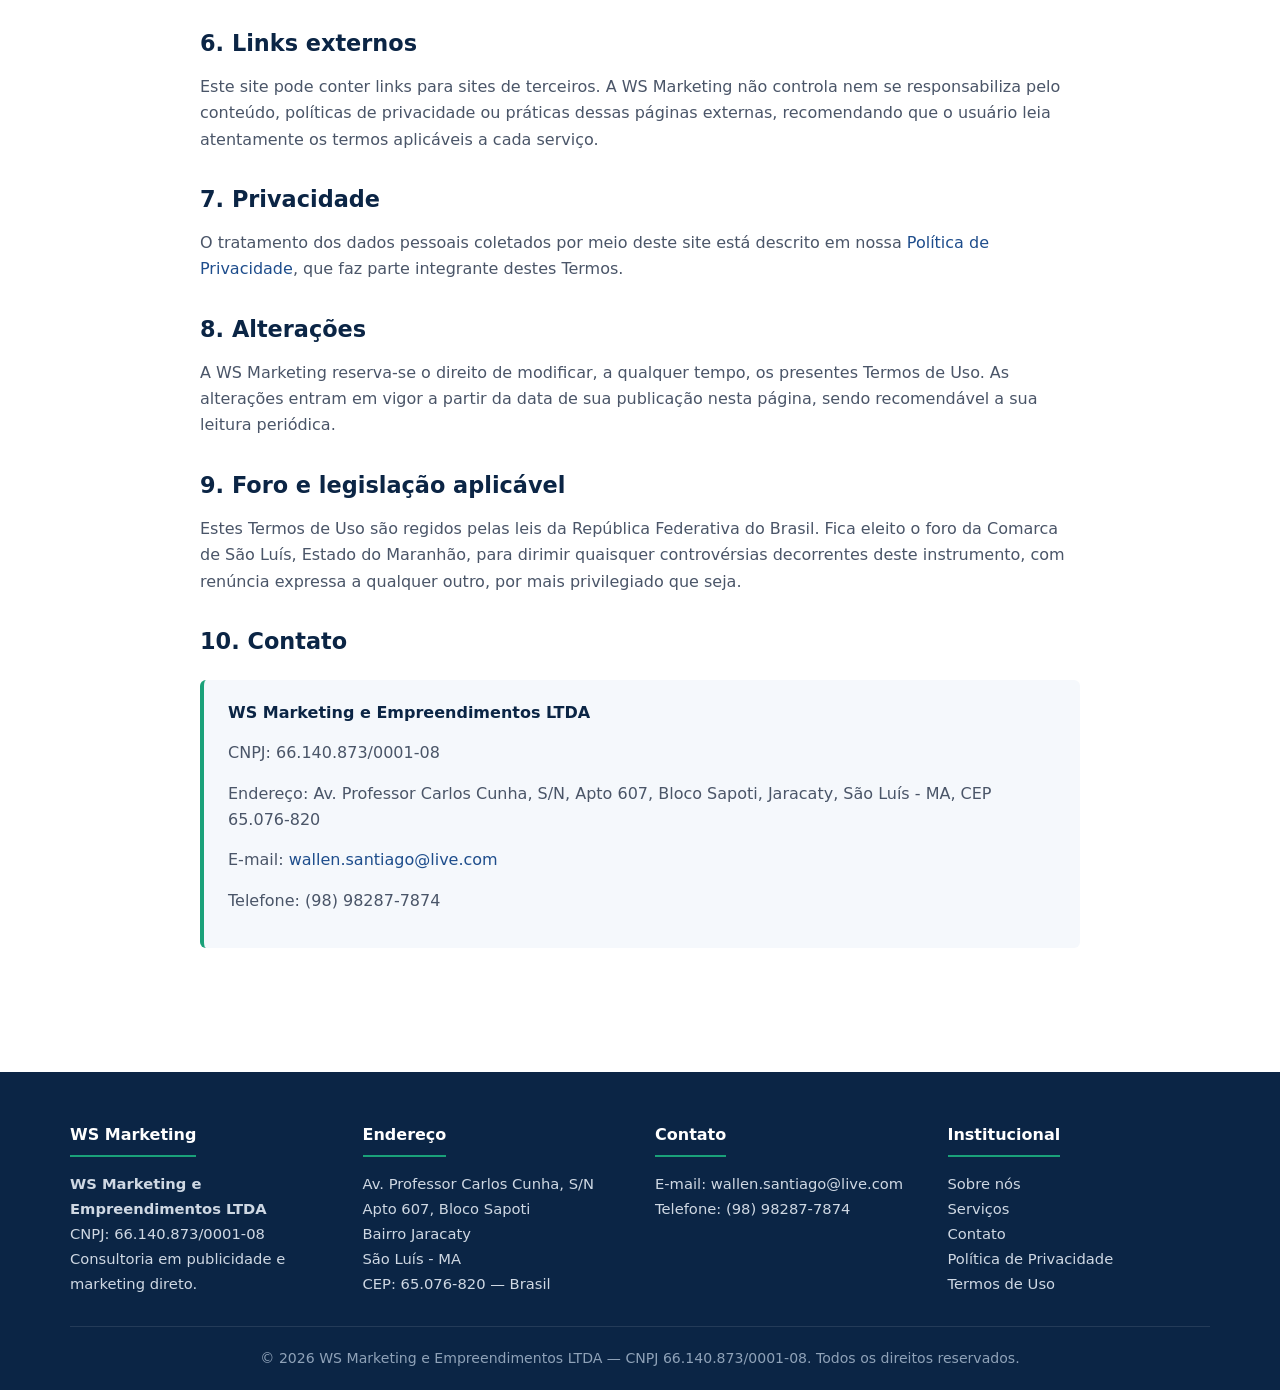
<file: termos-de-uso.html>
<!DOCTYPE html>
<html lang="pt-BR">
<head>
<meta charset="UTF-8" />
<meta name="viewport" content="width=device-width, initial-scale=1" />
<title>Termos de Uso | WS Marketing e Empreendimentos LTDA</title>
<meta name="description" content="Termos de Uso do site institucional da WS Marketing e Empreendimentos LTDA." />
<link rel="stylesheet" href="assets/style.css" />
</head>
<body>

<header class="site-header">
  <div class="header-inner">
    <a href="index.html" class="logo"><span class="logo-mark">WS</span><span>WS Marketing</span></a>
    <button class="nav-toggle" aria-label="Abrir menu">☰</button>
    <nav class="nav">
      <ul>
        <li><a href="index.html">Início</a></li>
        <li><a href="sobre.html">Sobre</a></li>
        <li><a href="servicos.html">Serviços</a></li>
        <li><a href="contato.html">Contato</a></li>
      </ul>
    </nav>
  </div>
</header>

<section class="page-header">
  <h1>Termos de Uso</h1>
  <p>Última atualização: abril de 2026</p>
</section>

<section>
  <div class="container">
    <div class="content-block">
      <p>Os presentes Termos de Uso regulam o acesso e a utilização do site institucional da <strong>WS Marketing e Empreendimentos LTDA</strong>, inscrita no CNPJ sob o nº <strong>66.140.873/0001-08</strong>, com sede em São Luís - MA. Ao acessar e navegar por este site, o usuário declara estar de acordo com todos os termos e condições aqui descritos.</p>

      <h2>1. Aceitação dos termos</h2>
      <p>O acesso e a navegação neste site implicam, automaticamente, a aceitação integral e sem reservas dos presentes Termos de Uso. Caso o usuário não concorde com qualquer disposição aqui prevista, deverá imediatamente interromper a utilização do site.</p>

      <h2>2. Objeto</h2>
      <p>Este site tem caráter exclusivamente institucional e informativo, destinado a apresentar a empresa, seus serviços de consultoria em publicidade e marketing direto, e disponibilizar canais de contato para potenciais clientes e parceiros.</p>

      <h2>3. Propriedade intelectual</h2>
      <p>Todo o conteúdo disponibilizado neste site — incluindo textos, marcas, logotipos, imagens, layout, identidade visual e código-fonte — é de propriedade exclusiva da WS Marketing e Empreendimentos LTDA ou foi licenciado para uso, sendo protegido pelas leis de propriedade intelectual brasileiras (Lei nº 9.610/1998 e Lei nº 9.279/1996), incluindo, sem limitação, direitos autorais e marcários.</p>
      <p>É expressamente proibida a reprodução, cópia, modificação, distribuição ou utilização comercial de qualquer parte do conteúdo sem autorização prévia e por escrito da WS Marketing.</p>

      <h2>4. Uso adequado do site</h2>
      <p>O usuário se compromete a utilizar este site de forma ética e em conformidade com a legislação vigente, abstendo-se de:</p>
      <ul>
        <li>Praticar qualquer ato ilícito, fraudulento ou que viole direitos de terceiros;</li>
        <li>Tentar acessar áreas restritas ou comprometer a segurança do site;</li>
        <li>Inserir vírus, códigos maliciosos ou qualquer elemento que possa afetar o funcionamento do site;</li>
        <li>Utilizar mecanismos automatizados (robôs, scrapers) para coleta de dados sem autorização;</li>
        <li>Veicular conteúdo ofensivo, discriminatório, difamatório ou ilegal por meio dos canais de comunicação.</li>
      </ul>

      <h2>5. Limitação de responsabilidade</h2>
      <p>A WS Marketing empenha-se em manter o conteúdo do site sempre atualizado e disponível, porém não garante que o serviço estará livre de interrupções, falhas técnicas ou imprecisões. A WS Marketing não se responsabiliza por:</p>
      <ul>
        <li>Eventuais indisponibilidades temporárias do site;</li>
        <li>Conteúdos de sites de terceiros eventualmente vinculados;</li>
        <li>Decisões tomadas pelo usuário com base nas informações disponibilizadas, sem prévia consultoria contratada formalmente.</li>
      </ul>

      <h2>6. Links externos</h2>
      <p>Este site pode conter links para sites de terceiros. A WS Marketing não controla nem se responsabiliza pelo conteúdo, políticas de privacidade ou práticas dessas páginas externas, recomendando que o usuário leia atentamente os termos aplicáveis a cada serviço.</p>

      <h2>7. Privacidade</h2>
      <p>O tratamento dos dados pessoais coletados por meio deste site está descrito em nossa <a href="politica-de-privacidade.html">Política de Privacidade</a>, que faz parte integrante destes Termos.</p>

      <h2>8. Alterações</h2>
      <p>A WS Marketing reserva-se o direito de modificar, a qualquer tempo, os presentes Termos de Uso. As alterações entram em vigor a partir da data de sua publicação nesta página, sendo recomendável a sua leitura periódica.</p>

      <h2>9. Foro e legislação aplicável</h2>
      <p>Estes Termos de Uso são regidos pelas leis da República Federativa do Brasil. Fica eleito o foro da Comarca de São Luís, Estado do Maranhão, para dirimir quaisquer controvérsias decorrentes deste instrumento, com renúncia expressa a qualquer outro, por mais privilegiado que seja.</p>

      <h2>10. Contato</h2>
      <div class="info-box">
        <p><strong>WS Marketing e Empreendimentos LTDA</strong></p>
        <p>CNPJ: 66.140.873/0001-08</p>
        <p>Endereço: Av. Professor Carlos Cunha, S/N, Apto 607, Bloco Sapoti, Jaracaty, São Luís - MA, CEP 65.076-820</p>
        <p>E-mail: <a href="mailto:wallen.santiago@live.com">wallen.santiago@live.com</a></p>
        <p>Telefone: (98) 98287-7874</p>
      </div>
    </div>
  </div>
</section>

<footer class="site-footer">
  <div class="footer-inner">
    <div class="footer-col"><h4>WS Marketing</h4><p><strong>WS Marketing e Empreendimentos LTDA</strong></p><p>CNPJ: 66.140.873/0001-08</p><p>Consultoria em publicidade e marketing direto.</p></div>
    <div class="footer-col"><h4>Endereço</h4><p>Av. Professor Carlos Cunha, S/N<br/>Apto 607, Bloco Sapoti<br/>Bairro Jaracaty<br/>São Luís - MA<br/>CEP: 65.076-820 — Brasil</p></div>
    <div class="footer-col"><h4>Contato</h4><p>E-mail: <a href="mailto:wallen.santiago@live.com">wallen.santiago@live.com</a></p><p>Telefone: <a href="tel:+5598982877874">(98) 98287-7874</a></p></div>
    <div class="footer-col"><h4>Institucional</h4><ul><li><a href="sobre.html">Sobre nós</a></li><li><a href="servicos.html">Serviços</a></li><li><a href="contato.html">Contato</a></li><li><a href="politica-de-privacidade.html">Política de Privacidade</a></li><li><a href="termos-de-uso.html">Termos de Uso</a></li></ul></div>
  </div>
  <div class="footer-bottom">© <span id="ano">2026</span> WS Marketing e Empreendimentos LTDA — CNPJ 66.140.873/0001-08. Todos os direitos reservados.</div>
</footer>

<script src="assets/script.js"></script>
</body>
</html>
</file>
<file: assets/style.css>
/* WS Marketing — Site Institucional */
:root {
  --azul-escuro: #0b2545;
  --azul-medio: #13315c;
  --azul-claro: #1e4d8c;
  --verde: #1aa179;
  --verde-claro: #2ecc8a;
  --texto: #1a2238;
  --texto-suave: #4a5568;
  --fundo: #ffffff;
  --fundo-suave: #f5f8fc;
  --borda: #e2e8f0;
  --sombra: 0 4px 20px rgba(11, 37, 69, 0.08);
  --raio: 10px;
  --max: 1140px;
}

* { box-sizing: border-box; margin: 0; padding: 0; }

html, body { overflow-x: hidden; max-width: 100%; }
html { scroll-behavior: smooth; }
img { max-width: 100%; height: auto; }

body {
  font-family: 'Segoe UI', Tahoma, Geneva, Verdana, system-ui, sans-serif;
  color: var(--texto);
  background: var(--fundo);
  line-height: 1.65;
  -webkit-font-smoothing: antialiased;
}

a { color: var(--azul-claro); text-decoration: none; }
a:hover { color: var(--verde); }

.container { max-width: var(--max); margin: 0 auto; padding: 0 20px; }

/* HEADER */
.site-header {
  background: #fff;
  border-bottom: 1px solid var(--borda);
  position: sticky;
  top: 0;
  z-index: 100;
  box-shadow: 0 2px 8px rgba(0,0,0,0.04);
}
.header-inner {
  display: flex;
  align-items: center;
  justify-content: space-between;
  padding: 16px 20px;
  max-width: var(--max);
  margin: 0 auto;
}
.logo {
  display: flex;
  align-items: center;
  gap: 10px;
  font-weight: 700;
  font-size: 1.15rem;
  color: var(--azul-escuro);
}
.logo-mark {
  width: 38px; height: 38px;
  border-radius: 8px;
  background: linear-gradient(135deg, var(--azul-escuro), var(--verde));
  color: #fff;
  display: flex; align-items: center; justify-content: center;
  font-weight: 800;
  font-size: 1rem;
}
.nav-toggle {
  display: none;
  background: none;
  border: none;
  font-size: 1.6rem;
  cursor: pointer;
  color: var(--azul-escuro);
}
.nav ul {
  display: flex;
  list-style: none;
  gap: 28px;
}
.nav a {
  color: var(--texto);
  font-weight: 500;
  padding: 6px 0;
  border-bottom: 2px solid transparent;
  transition: all .2s;
}
.nav a:hover, .nav a.active {
  color: var(--azul-escuro);
  border-bottom-color: var(--verde);
}

/* HERO */
.hero {
  background: linear-gradient(135deg, var(--azul-escuro) 0%, var(--azul-medio) 100%);
  color: #fff;
  padding: 80px 20px;
}
.hero .container {
  display: grid;
  grid-template-columns: 1fr;
  gap: 24px;
  text-align: center;
}
.hero h1 {
  font-size: 2.4rem;
  line-height: 1.2;
  margin-bottom: 8px;
}
.hero h1 span { color: var(--verde-claro); }
.hero p { font-size: 1.1rem; opacity: .92; max-width: 720px; margin: 0 auto; }
.hero-cta {
  margin-top: 16px;
  display: flex;
  gap: 12px;
  justify-content: center;
  flex-wrap: wrap;
}

/* PAGE HEADER */
.page-header {
  background: linear-gradient(135deg, var(--azul-escuro), var(--azul-medio));
  color: #fff;
  padding: 60px 20px;
  text-align: center;
}
.page-header h1 { font-size: 2rem; margin-bottom: 8px; }
.page-header p { opacity: .9; }

/* SECTIONS */
section { padding: 64px 0; }
.section-title {
  text-align: center;
  font-size: 1.8rem;
  margin-bottom: 12px;
  color: var(--azul-escuro);
}
.section-sub {
  text-align: center;
  color: var(--texto-suave);
  max-width: 720px;
  margin: 0 auto 40px;
}

/* CARDS */
.grid-3 {
  display: grid;
  grid-template-columns: repeat(auto-fit, minmax(min(280px, 100%), 1fr));
  gap: 24px;
}
.card {
  background: #fff;
  border: 1px solid var(--borda);
  border-radius: var(--raio);
  padding: 28px;
  box-shadow: var(--sombra);
  transition: transform .2s, box-shadow .2s;
}
.card:hover { transform: translateY(-4px); box-shadow: 0 10px 28px rgba(11,37,69,.12); }
.card-icon {
  width: 50px; height: 50px;
  border-radius: 10px;
  background: linear-gradient(135deg, var(--azul-claro), var(--verde));
  color: #fff;
  display: flex; align-items: center; justify-content: center;
  font-size: 1.4rem;
  margin-bottom: 16px;
  font-weight: 700;
}
.card h3 { color: var(--azul-escuro); margin-bottom: 8px; font-size: 1.15rem; }
.card p { color: var(--texto-suave); font-size: .97rem; }

/* BUTTONS */
.btn {
  display: inline-block;
  padding: 12px 26px;
  border-radius: 8px;
  font-weight: 600;
  cursor: pointer;
  border: none;
  font-size: 1rem;
  transition: all .2s;
}
.btn-primary {
  background: var(--verde);
  color: #fff;
}
.btn-primary:hover { background: var(--verde-claro); color: #fff; transform: translateY(-2px); }
.btn-outline {
  background: transparent;
  color: #fff;
  border: 2px solid #fff;
}
.btn-outline:hover { background: #fff; color: var(--azul-escuro); }

/* CONTENT BLOCKS */
.content-block {
  max-width: 880px;
  margin: 0 auto;
}
.content-block h2 {
  color: var(--azul-escuro);
  margin: 28px 0 12px;
  font-size: 1.4rem;
}
.content-block h3 {
  color: var(--azul-medio);
  margin: 20px 0 8px;
  font-size: 1.1rem;
}
.content-block p { margin-bottom: 14px; color: var(--texto-suave); }
.content-block ul { margin: 8px 0 16px 22px; color: var(--texto-suave); }
.content-block li { margin-bottom: 6px; }

/* INFO BOX */
.info-box {
  background: var(--fundo-suave);
  border-left: 4px solid var(--verde);
  padding: 20px 24px;
  border-radius: 6px;
  margin: 20px 0;
}
.info-box strong { color: var(--azul-escuro); }

/* CONTACT */
.contact-grid {
  display: grid;
  grid-template-columns: 1fr 1fr;
  gap: 40px;
  align-items: start;
}
.contact-info p { margin-bottom: 14px; }
.contact-info strong { color: var(--azul-escuro); display: block; margin-bottom: 2px; }
form .field { margin-bottom: 16px; }
form label { display: block; margin-bottom: 6px; font-weight: 500; color: var(--azul-escuro); }
form input, form textarea {
  width: 100%;
  padding: 12px 14px;
  border: 1px solid var(--borda);
  border-radius: 8px;
  font: inherit;
  background: #fff;
}
form input:focus, form textarea:focus {
  outline: none;
  border-color: var(--verde);
  box-shadow: 0 0 0 3px rgba(46,204,138,.18);
}
.form-msg { margin-top: 12px; padding: 10px; border-radius: 6px; display: none; }
.form-msg.ok { display: block; background: #e6f9f0; color: #0e6b48; }

/* FOOTER */
.site-footer {
  background: var(--azul-escuro);
  color: #cfd8e3;
  padding: 50px 20px 20px;
  margin-top: 40px;
}
.footer-inner {
  max-width: var(--max);
  margin: 0 auto;
  display: grid;
  grid-template-columns: repeat(auto-fit, minmax(220px, 1fr));
  gap: 30px;
}
.footer-col h4 {
  color: #fff;
  margin-bottom: 14px;
  font-size: 1rem;
  border-bottom: 2px solid var(--verde);
  padding-bottom: 6px;
  display: inline-block;
}
.footer-col p, .footer-col li { font-size: .92rem; line-height: 1.7; }
.footer-col ul { list-style: none; }
.footer-col a { color: #cfd8e3; }
.footer-col a:hover { color: var(--verde-claro); }
.footer-bottom {
  max-width: var(--max);
  margin: 30px auto 0;
  padding-top: 20px;
  border-top: 1px solid rgba(255,255,255,.1);
  text-align: center;
  font-size: .88rem;
  color: #8fa2b8;
}

/* RESPONSIVE */
@media (min-width: 768px) {
  .hero h1 { font-size: 3rem; }
  .hero .container { text-align: left; }
  .hero p { margin: 0; }
  .hero-cta { justify-content: flex-start; }
}
@media (max-width: 768px) {
  .nav-toggle { display: block; }
  .page-header h1 { font-size: 1.5rem; }
  .info-box { word-wrap: break-word; overflow-wrap: anywhere; max-width: 100% !important; }
  .info-box p { font-size: .9rem; }
  .nav {
    position: absolute;
    top: 100%;
    left: 0; right: 0;
    background: #fff;
    border-bottom: 1px solid var(--borda);
    display: none;
    box-shadow: 0 8px 16px rgba(0,0,0,.06);
  }
  .nav.open { display: block; }
  .nav ul {
    flex-direction: column;
    padding: 12px 20px;
    gap: 0;
  }
  .nav li { border-bottom: 1px solid var(--borda); }
  .nav li:last-child { border-bottom: none; }
  .nav a { display: block; padding: 14px 0; }
  .contact-grid { grid-template-columns: 1fr; gap: 30px; }
  .hero { padding: 50px 16px; }
  .hero h1 { font-size: 1.65rem; word-wrap: break-word; line-height: 1.25; }
  .hero p { font-size: .98rem; }
  .section-title { font-size: 1.45rem; }
  section { padding: 44px 0; }
  .container { padding: 0 16px; }
  .card { padding: 22px; }
  .logo { font-size: 1rem; }
  .logo-mark { width: 34px; height: 34px; }
}
@media (max-width: 400px) {
  .hero h1 { font-size: 1.45rem; }
  .page-header h1 { font-size: 1.35rem; }
}
</file>
